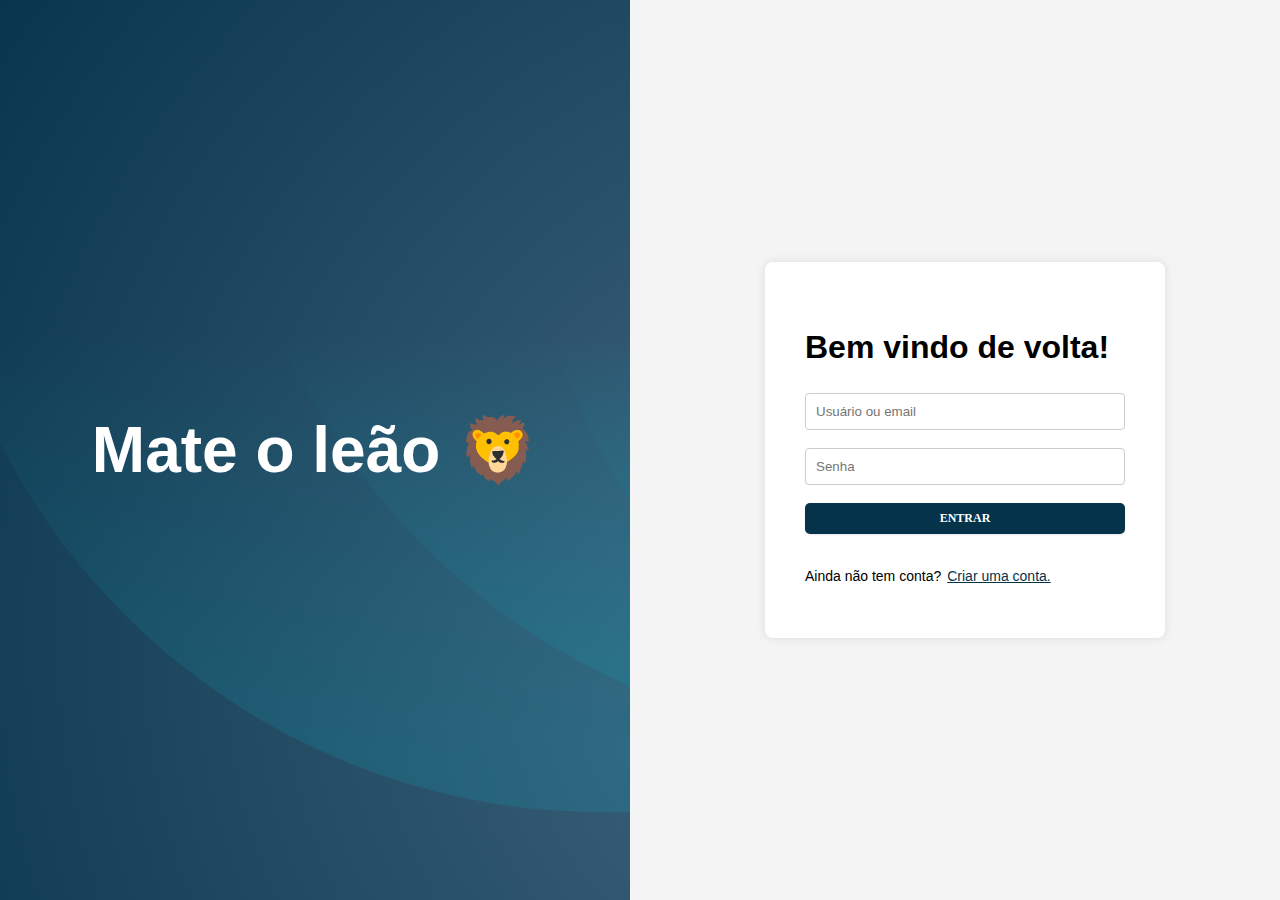
<file: frontend/index.html>
<!DOCTYPE html>
<html lang="pt-BR">

<head>
    <meta charset="UTF-8">
    <title>Todo + Pomodoro</title>
    <link rel="stylesheet" href="style.css">
</head>

<body>

    <div class="container">
        <div class="form">
            <div class="form-left">
                <h1 class="form-title">Mate o leão 🦁</h1>
            </div>
            <div class="form-right">
                <!-- Login -->
                <div id="login-section" class="form-card">
                    <h2>Bem vindo de volta!</h2>
                    <input class="form-input" id="login" placeholder="Usuário ou email"><br>
                    <input class="form-input" id="password" placeholder="Senha" type="password"><br>
                    <button class="botao" onclick="login()">Entrar</button>

                    <div class="register">
                        <p>Ainda não tem conta?</p>
                        <button onclick="showRegister()">Criar uma conta.</button>
                    </div>
                </div>

                <!-- Registro -->
                <div id="register-section" class="hidden form-card">
                    <h2>Cadastre-se!</h2>
                    <input class="form-input" id="reg-username" placeholder="Usuário"><br>
                    <input class="form-input" id="reg-email" placeholder="Email"><br>
                    <input class="form-input" id="reg-password" placeholder="Senha" type="password"><br>
                    <button class="botao" onclick="register()">Registrar</button>

                    <div class="register">
                        <p>Já tem conta?</p>
                        <button onclick="showLogin()">Voltar ao login</button>
                    </div>
                </div>
            </div>
        </div>
    </div>

    <script src="app.js"></script>
</body>

</html>
</file>
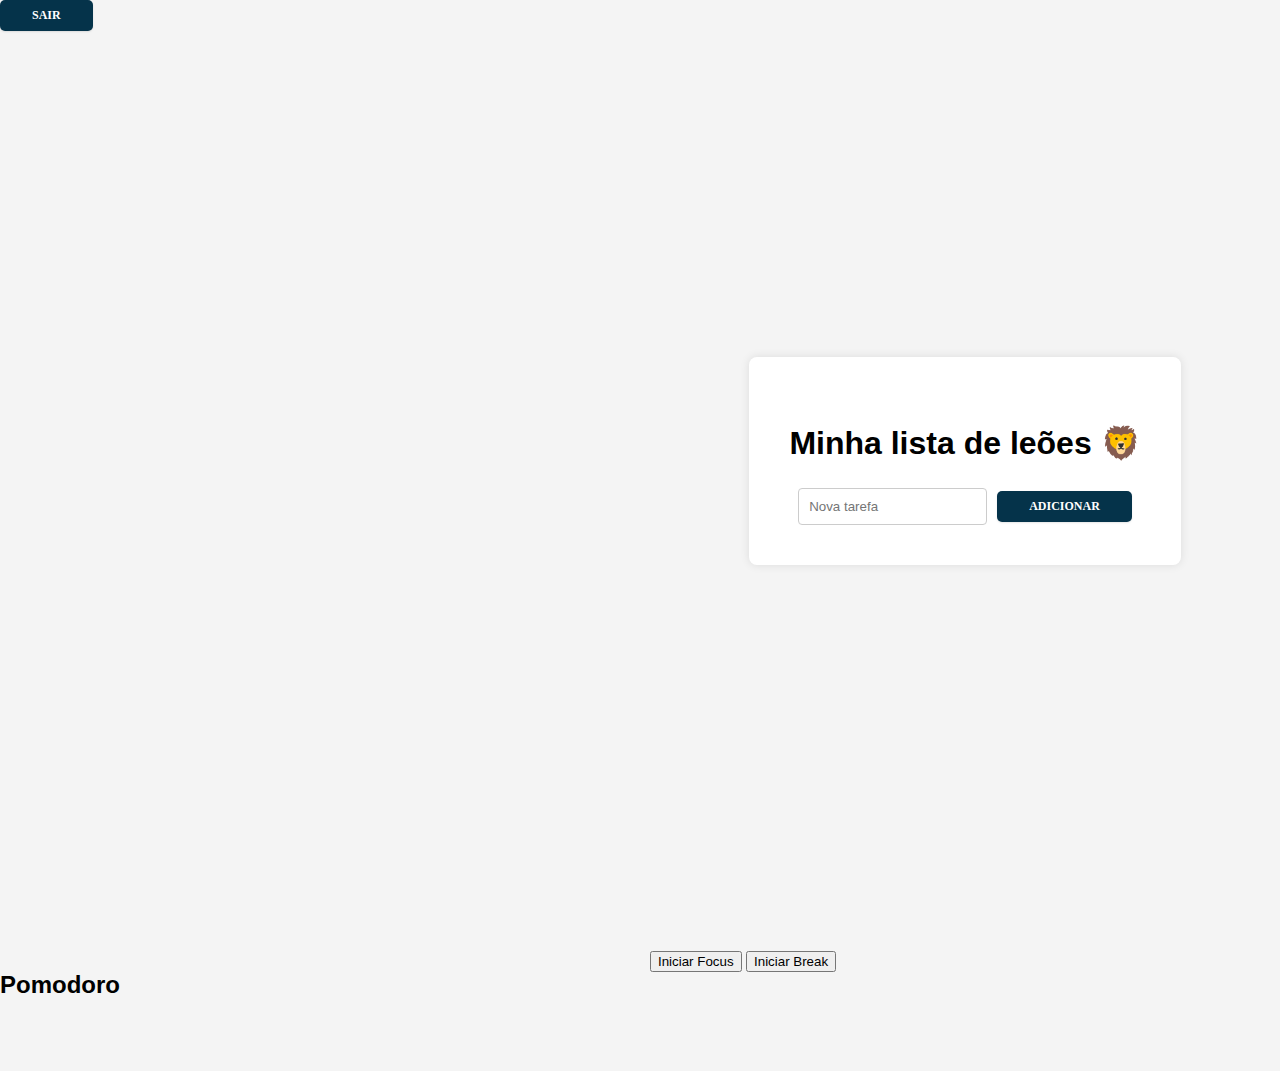
<file: frontend/pages/index.html>
<html>

<head>
    <meta charset="UTF-8">
    <meta name="viewport" content="width=device-width, initial-scale=1.0">
    <link rel="stylesheet" href="./home.css">
    <title>Home</title>
</head>

<body>
    <div id="app-section" class="container">
        <button class="logout botao" onclick="logout()">Sair</button>
        <div class="form">
            <div class="form-left"></div>
            <div class="form-right">
                <div class="form-card">
                    <h2>Minha lista de leões 🦁</h2>
                    <div class="form-tarefas">
                        <input id="todo-title" placeholder="Nova tarefa" class="form-input-todo">
                        <button class="botao" onclick="addTodoSimple()">Adicionar</button>
                    </div>
                </div>

                <!-- Adicione a lista para mostrar os TODOs -->
                <ul id="todo-list" class="todo-list"></ul>
            </div>
            <h2>Pomodoro</h2>
            <div>
                <button onclick="startPomodoro('focus')">Iniciar Focus</button>
                <button onclick="startPomodoro('break')">Iniciar Break</button>
            </div>
            <p id="pomodoro-status"></p>
        </div>
    </div>
</body>

<script>
    const API = 'http://localhost:8000';
    loadTodos();

    async function debugSession() {
            console.log('=== DEBUG SESSION ===');

            // Verifica cookies
            console.log('Cookies:', document.cookie);

            // Testa a sessão diretamente
            try {
                const response = await fetch(`${API}/check_session.php`, {
                    credentials: 'include'
                });
                console.log('Status:', response.status);
                const data = await response.text();
                console.log('Resposta crua:', data);

                const parsedData = JSON.parse(data);
                console.log('Dados parseados:', parsedData);

                return parsedData;
            } catch (error) {
                console.error('Erro no debug:', error);
            }
        }


        // Verifica se já está logado - se estiver, redireciona para home
        async function checkIfLoggedIn() {
            try {
                const r = await fetch(`${API}/check_session.php`, {
                    credentials: 'include'
                });

                if (r.ok) {
                    const data = await r.json();
                    if (data.logged) {
                        window.location.href = "home.html";
                    }
                }
            } catch (error) {
                console.log('Usuário não logado ou servidor offline');
                // Não faz nada - deixa o usuário na página de login
            }
        }

        // Login
        document.getElementById('login-form').addEventListener('submit', async function (e) {
            e.preventDefault();

            const email = document.getElementById('email').value;
            const password = document.getElementById('password').value;
            const message = document.getElementById('login-message');

            try {
                const response = await fetch(`${API}/login.php`, {
                    method: 'POST',
                    credentials: 'include',
                    headers: {
                        'Content-Type': 'application/json',
                    },
                    body: JSON.stringify({ email, password }),
                });

                const data = await response.json();

                if (response.ok && data.success) {
                    window.location.href = "home.html";
                } else {
                    message.textContent = data.error || 'Erro no login';
                    message.style.color = 'red';
                }
            } catch (error) {
                message.textContent = 'Erro de conexão';
                message.style.color = 'red';
            }
        });

        // Verifica uma vez ao carregar a página
        checkIfLoggedIn();

    async function addTodoSimple() {
        const titleInput = document.getElementById("todo-title");
        const title = titleInput.value.trim();

        if (!title) return;

        try {
            const button = document.querySelector('.botao');
            const originalText = button.textContent;
            button.disabled = true;
            button.textContent = "Adicionando...";

            const response = await fetch(`${API}/todos.php`, {
                method: "POST",
                credentials: "include",
                headers: { "Content-Type": "application/json" },
                body: JSON.stringify({ title }),
            });

            if (response.ok) {
                const data = await response.json();
                titleInput.value = "";

                // Recarrega a lista completa para mostrar o novo item
                await loadTodos();

                console.log('TODO adicionado com ID:', data.id);
            } else {
                console.error('Erro na resposta do servidor');
            }
        } catch (error) {
            console.error('Erro ao adicionar TODO:', error);
        } finally {
            const button = document.querySelector('.botao');
            button.disabled = false;
            button.textContent = "Adicionar";
        }
    }

    // Função loadTodos atualizada para debug
    async function loadTodos() {
        try {
            const r = await fetch(`${API}/todos.php`, { credentials: "include" });
            const data = await r.json();

            console.log('TODOs carregados:', data.todos); // Debug

            const ul = document.getElementById("todo-list");
            ul.innerHTML = "";

            if (data.todos && data.todos.length > 0) {
                data.todos.forEach((t) => {
                    const li = document.createElement("li");
                    li.innerHTML = `
          <span>${t.title}</span>
          <button onclick="deleteTodo(${t.id})">X</button>
        `;
                    ul.appendChild(li);
                });
            } else {
                ul.innerHTML = '<li style="color: #666;">Nenhuma tarefa encontrada</li>';
            }
        } catch (error) {
            console.error('Erro ao carregar TODOs:', error);
        }
    }

    async function deleteTodo(id) {
        if (!confirm('Tem certeza que deseja excluir esta tarefa?')) return;

        try {
            await fetch(`${API}/todos.php`, {
                method: "DELETE",
                credentials: "include",
                headers: { "Content-Type": "application/json" },
                body: JSON.stringify({ id }),
            });

            // Recarrega a lista após excluir
            await loadTodos();
        } catch (error) {
            console.error('Erro ao excluir TODO:', error);
        }
    }
</script>
</html>
</file>
<file: frontend/style.css>
body {
  font-family: "Poppins", sans-serif;
  background: #f4f4f4;
  margin: 0;
}

.container {
  box-sizing: border-box;
  max-width: 1200px;
}

.form {
  width: 100vw;
  display: grid;
  grid-template-columns: 1fr 1fr;
  gap: 20px;
}

.form-right {
  display: flex;
  flex-direction: column;
  justify-content: center;
  align-items: center;
  height: 100vh;
}

.form-card {
  background: white;
  border-radius: 8px;
  box-shadow: 0 0 10px rgba(0, 0, 0, 0.1);
  display: flex;
  flex-direction: column;
  padding: 40px;
  min-width: 320px;
}

.form-card h2 {
  font-size: 2rem;
}

.form-input {
  padding: 10px 0 10px 10px;
  border: 1px solid #ccc;
  border-radius: 4px;
}

.register {
  display: flex;
  margin-top: 20px;
  font-size: 14px;
}

.register button {
  background: none;
  border: none;
  color: #05334a;
  text-decoration: underline;
  cursor: pointer;
  font-size: 1em;
}

.botao {
  display: inline-block;
  text-transform: uppercase;
  font-weight: 600;
  font-size: 12px;
  padding: 8px 32px;
  border-radius: 5px;
  gap: 10px;
  background: #05334a;
  color: white;
  box-shadow: 0px 1px 2px 0px rgba(0, 0, 0, 0.1);
  font-family: "Poppins";
  max-width: 100%;
  border: none;
  cursor: pointer;
}

.hidden {
  display: none;
}

.form-left {
  display: flex;
  flex-direction: column;
  justify-content: center;
  align-items: center;
  height: 100vh;

  background-color: #05334a;
  background-image: url("data:image/svg+xml,%3Csvg xmlns='http://www.w3.org/2000/svg' width='100%25' height='100%25' viewBox='0 0 800 400'%3E%3Cdefs%3E%3CradialGradient id='a' cx='396' cy='281' r='514' gradientUnits='userSpaceOnUse'%3E%3Cstop offset='0' stop-color='%23466883'/%3E%3Cstop offset='1' stop-color='%2305334A'/%3E%3C/radialGradient%3E%3ClinearGradient id='b' gradientUnits='userSpaceOnUse' x1='400' y1='148' x2='400' y2='333'%3E%3Cstop offset='0' stop-color='%230DA5B4' stop-opacity='0'/%3E%3Cstop offset='1' stop-color='%230DA5B4' stop-opacity='0.5'/%3E%3C/linearGradient%3E%3C/defs%3E%3Crect fill='url(%23a)' width='800' height='400'/%3E%3Cg fill-opacity='0.4'%3E%3Ccircle fill='url(%23b)' cx='267.5' cy='61' r='300'/%3E%3Ccircle fill='url(%23b)' cx='532.5' cy='61' r='300'/%3E%3Ccircle fill='url(%23b)' cx='400' cy='30' r='300'/%3E%3C/g%3E%3C/svg%3E");
  background-attachment: fixed;
  background-size: cover;
}

.form-title{
  font-size: 4rem;
  color: white;
}
</file>
<file: frontend/pages/home.css>
body {
  font-family: "Poppins", sans-serif;
  background: #f4f4f4;
  margin: 0;
}

.container {
  box-sizing: border-box;
  max-width: 1200px;
}

.form {
  width: 100vw;
  display: grid;
  grid-template-columns: 1fr 1fr;
  gap: 20px;
}

.form-right {
  display: flex;
  flex-direction: column;
  justify-content: center;
  align-items: center;
  height: 100vh;
}

.form-card {
  background: white;
  border-radius: 8px;
  box-shadow: 0 0 10px rgba(0, 0, 0, 0.1);
  display: flex;
  flex-direction: column;
  padding: 40px;
  min-width: 320px;
}

.form-tarefas{
    display: flex;
    justify-content: center;
    align-items: center;
    gap: 10px;
}

.form-card h2 {
  font-size: 2rem;
}

.form-input-todo {
  padding: 10px 0 10px 10px;
  border: 1px solid #ccc;
  border-radius: 4px;
}

.register {
  display: flex;
  margin-top: 20px;
  font-size: 14px;
}

.register button {
  background: none;
  border: none;
  color: #05334a;
  text-decoration: underline;
  cursor: pointer;
  font-size: 1em;
}

.botao {
  display: inline-block;
  text-transform: uppercase;
  font-weight: 600;
  font-size: 12px;
  padding: 8px 32px;
  border-radius: 5px;
  gap: 10px;
  background: #05334a;
  color: white;
  box-shadow: 0px 1px 2px 0px rgba(0, 0, 0, 0.1);
  font-family: "Poppins";
  max-width: 100%;
  border: none;
  cursor: pointer;

}


.todo-list {
    list-style: none;
    padding: 0;
    margin: 20px 0;
}

.todo-list li {
    display: flex;
    justify-content: space-between;
    align-items: center;
    padding: 12px;
    background: #f9f9f9;
    margin-bottom: 8px;
    border-radius: 8px;
    border-left: 4px solid #007bff;
}

.todo-list li span {
    flex-grow: 1;
    font-size: 16px;
}

.todo-list li button {
    background: #ff4444;
    color: white;
    border: none;
    padding: 6px 12px;
    border-radius: 4px;
    cursor: pointer;
    font-size: 14px;
}

.todo-list li button:hover {
    background: #cc0000;
}
</file>
